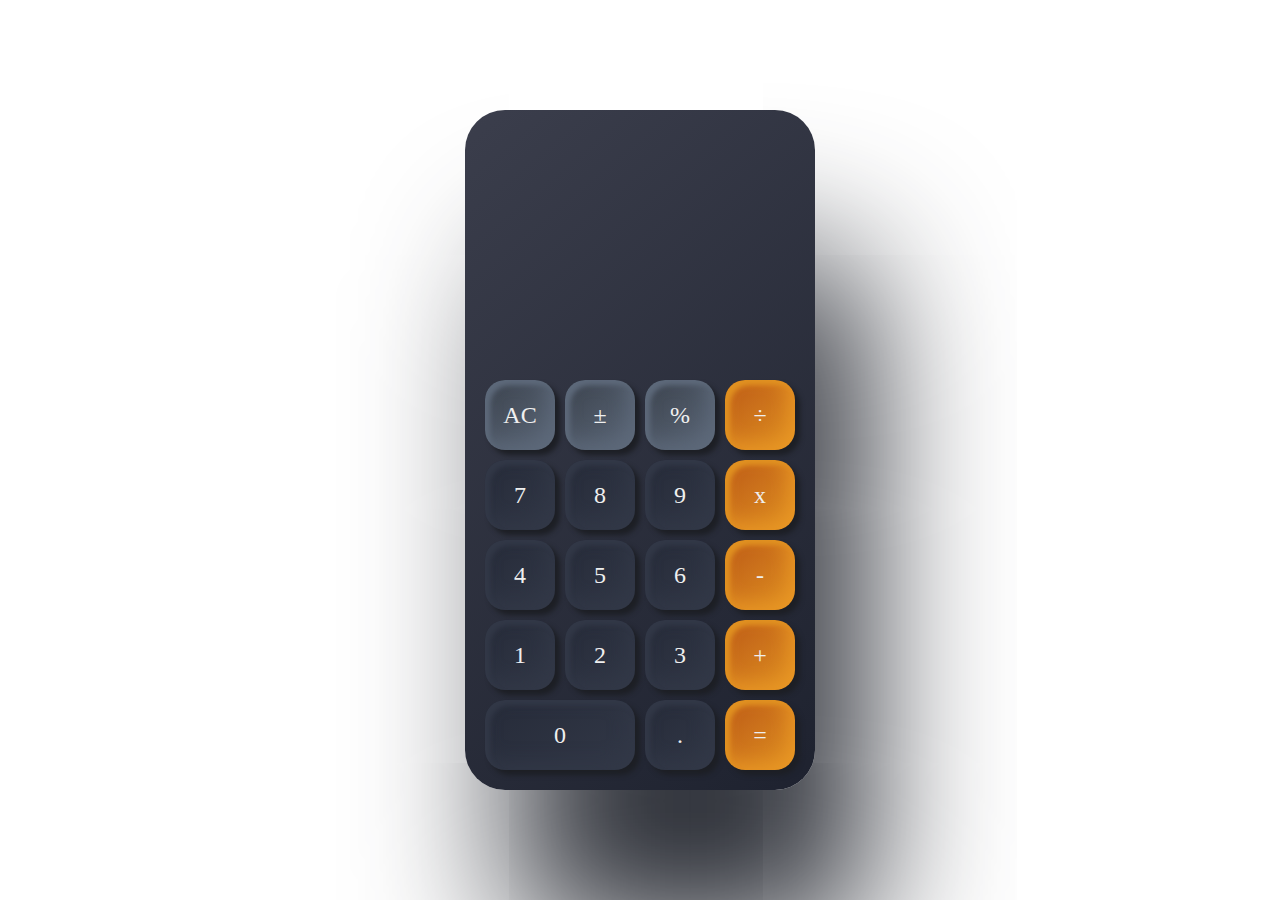
<file: calculator/index.html>
<!DOCTYPE html>
<html lang="en">
<head>
    <meta charset="UTF-8">
    <meta http-equiv="X-UA-Compatible" content="IE=edge">
    <meta name="viewport" content="width=device-width, initial-scale=1.0">
    <link rel="stylesheet" href="style.css">
    <title>Document</title>
</head>
<body>
    
    <div class="calculator">
        <div class="screen">
            <div class="last"></div>
            <div class="new"></div>
        </div>
        <div class="buttons">

            <button>AC</button>
            <button>±</button>
            <button>%</button>
            <button>÷</button>

            <button>7</button>
            <button>8</button>
            <button>9</button>
            <button>x</button>

            <button>4</button>
            <button>5</button>
            <button>6</button>
            <button>-</button>

            <button>1</button>
            <button>2</button>
            <button>3</button>
            <button>+</button>

            <button>0</button>
            <button>.</button>
            <button>=</button>
        </div>
    </div>

    <script src="app.js"></script>
</body>
</html>
</file>
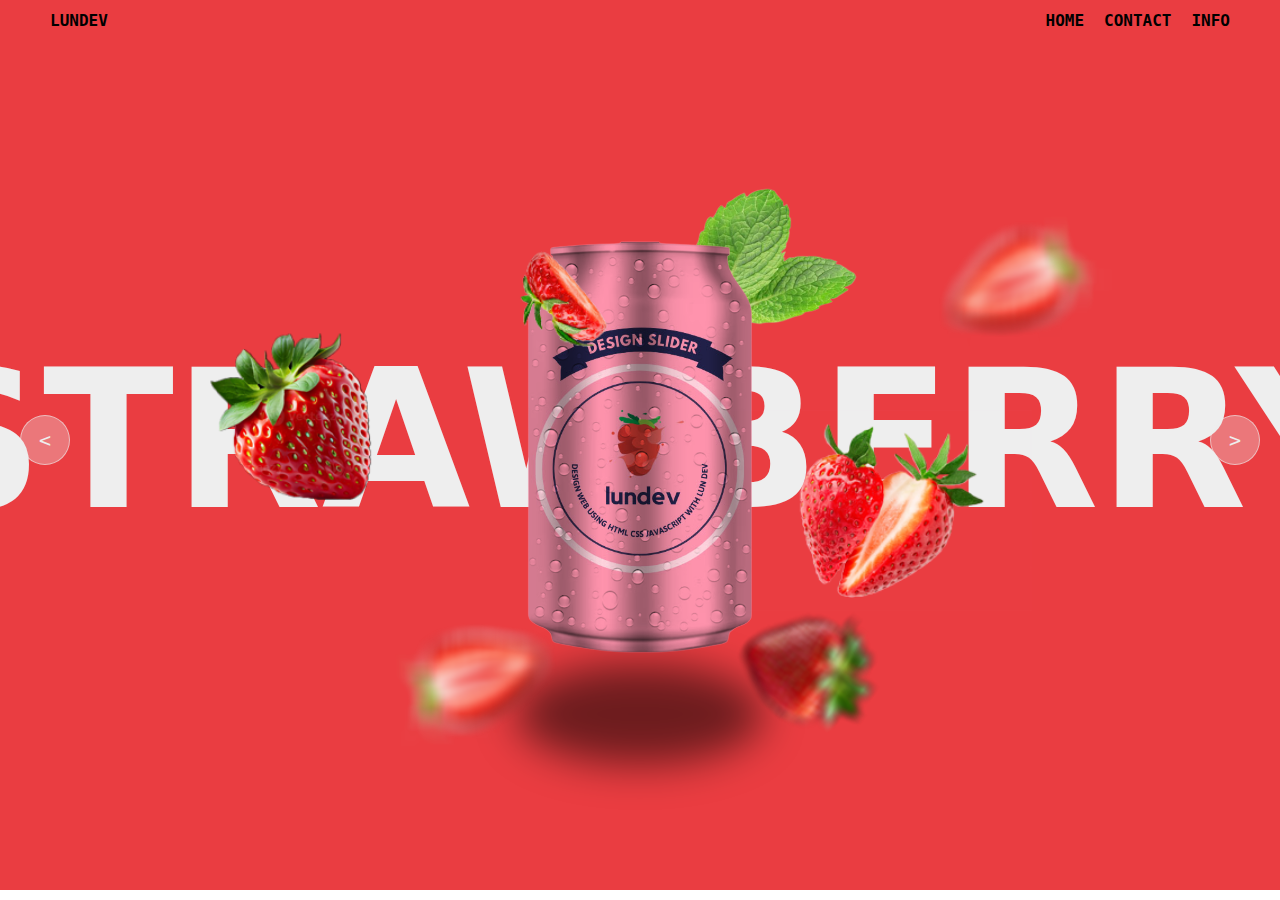
<file: carousel/index.html>
<!DOCTYPE html>
<html lang="en">
<head>
    <meta charset="UTF-8">
    <meta name="viewport" content="width=device-width, initial-scale=1.0">
    <title>Document</title>
    <link rel="stylesheet" href="style.css">
</head>
<body>


    <header>
        <div>LUNDEV</div>
        <nav>
            <ul>
                <li>HOME</li>
                <li>CONTACT</li>
                <li>INFO</li>
            </ul>
        </nav>
    </header>


    <div class="carousel">
        <div class="list">
            <div class="item active" style="--background: #EA3D41">
                <div class="content">Strawberry</div>
                <img src="img/fruit_strawberry.png" class="fruit">
            </div>
            <div class="item" style="--background: #2D5643">
                <div class="content">avocado</div>
                <img src="img/fruit_avocado.png" class="fruit">
            </div>
            <div class="item hidden" style="--background: #E7A043">
                <div class="content">orange</div>
                <img src="img/fruit_orange.png" class="fruit">
            </div>
        </div>
        <div class="leaves"></div>
        <div class="mockup"></div>
        <div class="shadow"></div>
        <div class="arrow">
            <button id="prev"><</button>
            <button id="next">></button>
        </div>
    </div>























    <script src="app.js"></script>
</body>
</html>
</file>
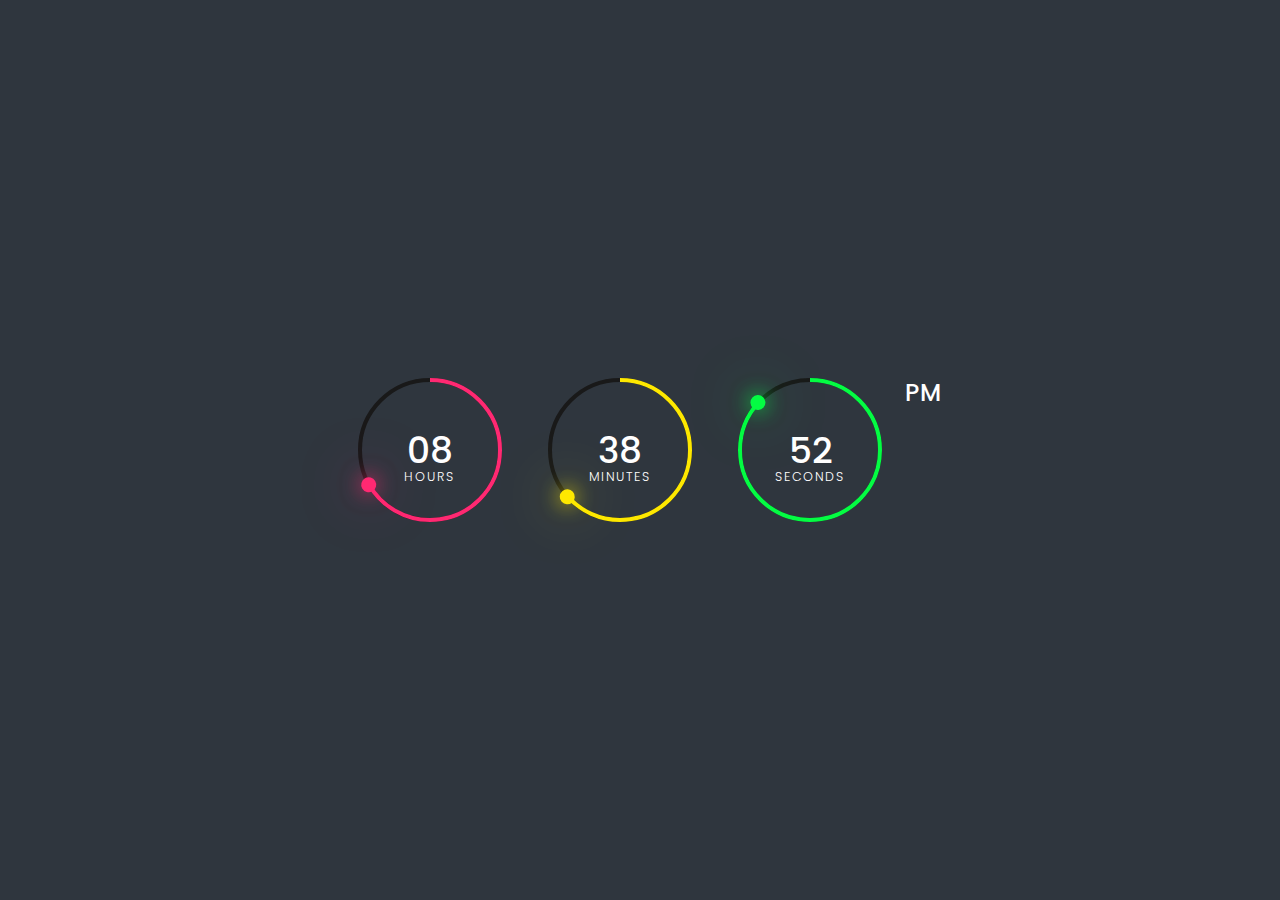
<file: clock/index.html>
<!DOCTYPE html>
<html lang="en">
  <head>
    <meta charset="utf-8">
    <title>Progress Bar Digital Clock</title>
    <link rel="stylesheet" href="style.css">
  </head>
  <body>
      <div id="time">  
          <div class="circle" style="--clr: #ff2972">  
              <div class="dots hr_dot"></div>  
              <svg>  
                <circle cx="75" cy="75" r="70"></circle>  
                <circle cx="75" cy="75" r="70" id="hh"></circle>  
              </svg>  
              <div id="hours">00</div>  
          </div>  
          <div class="circle" style="--clr: #fee800">  
              <div class="dots min_dot"></div>  
              <svg>  
                <circle cx="75" cy="75" r="70"></circle>  
                <circle cx="75" cy="75" r="70" id="mm"></circle>  
              </svg>  
              <div id="minutes">00</div>  
          </div>  
          <div class="circle" style="--clr: #04fc43">  
              <div class="dots sec_dot"></div>  
              <svg>  
                <circle cx="75" cy="75" r="70"></circle>  
                <circle cx="75" cy="75" r="70" id="ss"></circle>  
              </svg>  
              <div id="seconds">00</div>  
          </div>  
          <div class="ap">  
          <div id="ampm">AM</div>  
          </div>  
      </div>  


       <script src="script.js"></script>
  </body>
</html>
</file>
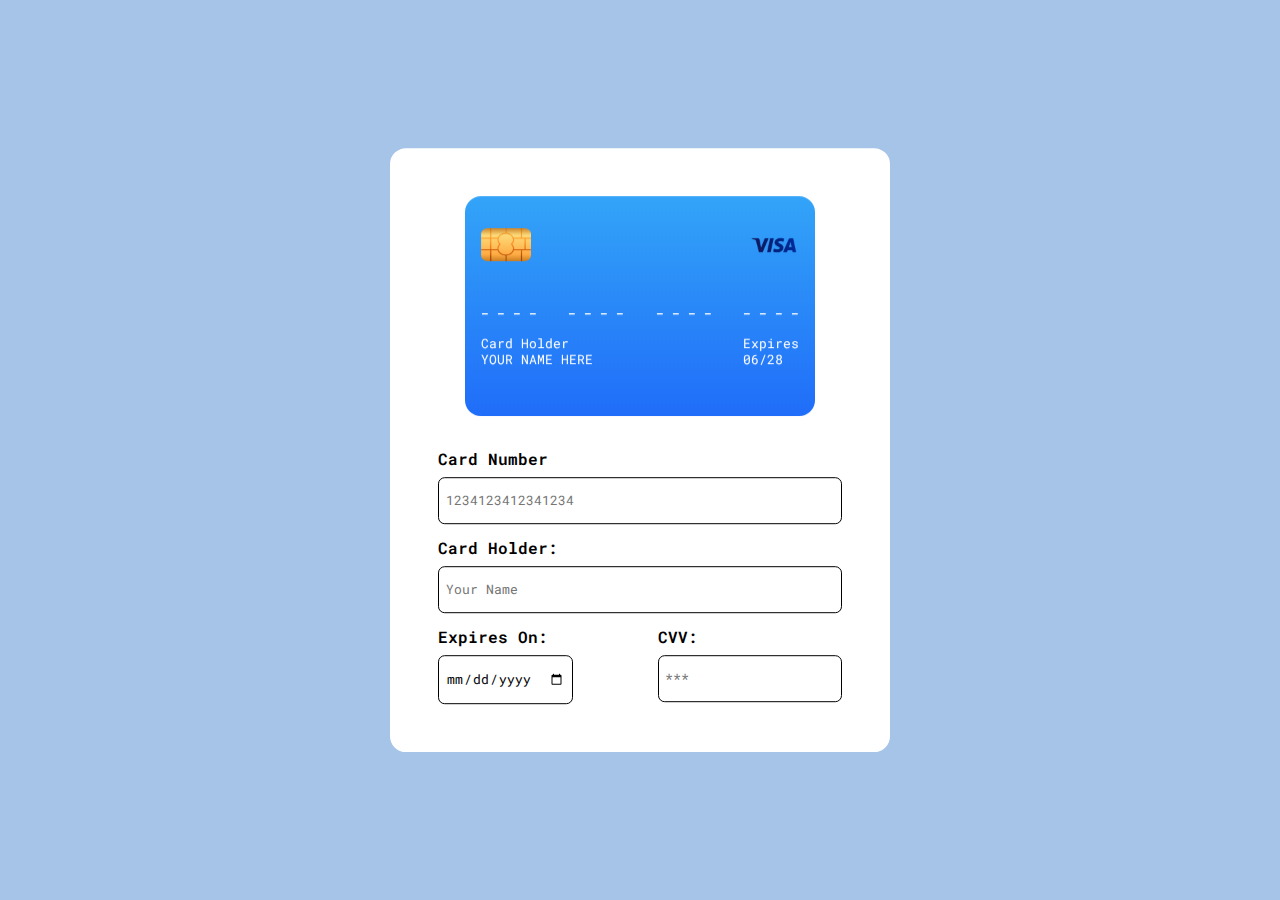
<file: creditcard/index.html>
<!DOCTYPE html>
<html lang="en">
  ​
    <meta name="viewport" content="width=device-width, initial-scale=1.0" />
    <title>Credit Card Form</title>
    <!-- Google Fonts -->
    <link href="https://fonts.googleapis.com/css2?family=Roboto+Mono:wght@400;600&display=swap" rel="stylesheet"/>
    <!-- Stylesheet -->
    <link rel="stylesheet" href="style.css" />
   
  <body>
    <div class="wrapper">
      <div class="credit-card" id="card">
        <div class="card-front">
          <div class="branding">
            <img src="chip.png" class="chip-img" />
            <img src="visa.png" class="visa-logo" />
          </div>
          <div class="card-number">
            <div>
              <span class="card-number-display">_</span>
              <span class="card-number-display">_</span>
              <span class="card-number-display">_</span>
              <span class="card-number-display">_</span>
            </div>
            <div>
              <span class="card-number-display">_</span>
              <span class="card-number-display">_</span>
              <span class="card-number-display">_</span>
              <span class="card-number-display">_</span>
            </div>
            <div>
              <span class="card-number-display">_</span>
              <span class="card-number-display">_</span>
              <span class="card-number-display">_</span>
              <span class="card-number-display">_</span>
            </div>
            <div>
              <span class="card-number-display">_</span>
              <span class="card-number-display">_</span>
              <span class="card-number-display">_</span>
              <span class="card-number-display">_</span>
            </div>
          </div>
          <div class="details">
            <div>
              <span>Card Holder</span>
              <span id="card-holder-name">Your Name Here</span>
            </div>
            <div>
              <span>Expires</span>
              <span id="validity">06/28</span>
            </div>
          </div>
        </div>
        <div class="card-back">
          <div class="black-strip"></div>
          <div class="white-strip">
            <span>CVV</span>
            <div id="cvv-display"></div>
          </div>
          <img src="visa.png" class="visa-logo" />
        </div>
      </div>
      <form>
        <label for="card-number">Card Number</label>
        <input type="number" id="card-number" placeholder="1234123412341234" />

        <label for="card-holder">Card Holder:</label>
        <input type="text" id="card-name-input" placeholder="Your Name" />

        <div class="date-cvv">
          <div>
            <label for="validity">Expires On:</label>
            <input type="date" id="validity-input" />
          </div>
          <div>
            <label for="cvv">CVV:</label>
            <input type="number" id="cvv" placeholder="***" />
          </div>
        </div>
      </form>
    </div>
    <!-- Script -->
    <script src="script.js"></script>
  </body>
</html>
</file>
<file: calculator/style.css>
body{
    background-color: var(--color-background-body);
    margin: 0;
    min-height: 100vh;
    display: flex;
    justify-content: center;
    align-items: center;
    font-family: poppins;
}
.calculator{
    background-image: 
        linear-gradient(140deg, #3B3E4C, #1E222F);
    padding: 20px;
    border-radius: 40px;
    box-shadow: 50px 150px 150px #2b2e36;
}
.calculator .screen{
    height: 200px; 
    padding-top: 50px;
    color: #bbbbbb;
    font-size: 50px;
    text-align: right;
}
.calculator .screen .new{
    color: #fff;
    font-size: 80px;
}
.calculator .buttons{
    display: grid;
    grid-template-columns: repeat(4, 70px);
    grid-template-rows: repeat(5, 70px);
    gap: 10px;
}
.calculator .buttons button{
    border-radius: 20px;
    border: none;   
    font-family: poppins;
    font-size: x-large;
    color: #efefef;
    background-image: linear-gradient(140deg, #262B39, #323847);
    box-shadow: inset 5px 5px 5px #323847,
        inset -5px -5px 20px #323847,
        5px 5px 5px #1d1f25;
}
.calculator .buttons button:nth-child(17){
    grid-column-start: 1;
    grid-column-end: 3;
}
.calculator .buttons button:nth-child(-n+3){
    background-image: linear-gradient(140deg, #3b424d, #5D697A);
    box-shadow: inset 5px 5px 5px #5D697A,
        inset -5px -5px 20px #5D697A,
        5px 5px 5px #1d1f25;
}
.calculator .buttons button:nth-child(4n),
.calculator .buttons button:nth-child(19){
    background-image: linear-gradient(140deg, #BC5A17, #E09121);
    box-shadow: inset 5px 5px 5px #E09121,
        inset -5px -5px 20px #e99725,
        5px 5px 5px #1d1f25;
}
.calculator .buttons button:active{
    box-shadow: none;
}
</file>
<file: carousel/style.css>
body{
    margin: 0;
}
header{
    display: flex;
    height: 40px;
    justify-content: space-between;
    align-items: center;
    padding: 0 50px;
    box-sizing: border-box;
    font-family: monospace;
    font-weight: bold;
    font-size: large;
    position: relative;
    z-index: 1;
}
header ul{
    padding: 0;
    margin: 0;
    list-style: none;
    display: flex;
    gap: 20px;
}

.carousel{
    width: 100vw;
    height: 100vh;
    position: relative;
    overflow: hidden;
    margin-top: -50px;
}

.list{
    width: 100%;
    height: 100%;
}

.item{
    width: 100%;
    height: 100%;
    background-color: var(--background);
    position: absolute;
    top: 0;
    left: 0;
    overflow: hidden;
    display: none;
}
.item img.fruit{
    width: 90%;
    position: absolute;
    top: 50%;
    left: 50%;
    transform: translate(-50%, -50%);
    z-index: 15;
    pointer-events: none;
}
.item .content{
    position: absolute;
    top: 50%;
    left: 50%;
    transform: translate(-50%, -50%);
    text-align: center;
    font-size: 12rem;
    color: #eee;
    font-weight: bold;
    font-family: system-ui;
    text-transform: uppercase;
    white-space: nowrap;
}
.item.active{
    display: block;
}
.item.hidden{
    display: block;
    pointer-events: none;
    background-color: transparent;
    z-index: 1;
}


#prev,
#next{
    position: absolute;
    top: 50%;
    transform: translateY(-50%);
    width: 50px;
    height: 50px;
    border-radius: 50%;
    background-color: transparent;
    border: 1px solid #eee9;
    background-color: #eee5;
    color: #eee;
    font-size: x-large;
    font-family: monospace;
    cursor: pointer;
    z-index: 15;
}
#prev{
    left: 20px;
}
#next{
    right: 20px;
}


@keyframes toActive{
    from{
        top: 100%;
        opacity: 0;
    }
}
@keyframes toOut{
    from{
        top: 50%;
        opacity: 1;
    }
}
.item.active img.fruit{
    animation: toActive 0.5s ease-in-out 1;
}
.item.hidden img.fruit{
    animation: toOut 0.8s ease-in-out 1;
    top: -100%;
    opacity: 0;
}
.item.active .content{
    animation: toActive 0.8s ease-in-out 1;
}
.item.hidden .content{
    opacity: 0;
}


.carousel.right .item.active img.fruit{
    animation: toActivePrev 0.5s ease-in-out 1;
}
.carousel.right .item.hidden img.fruit{
    animation: toOut 0.8s ease-in-out 1;
    top: 100%;
    opacity: 0;
}
.carousel.right .item.active .content{
    animation: toActivePrev 0.8s ease-in-out 1;
}


@keyframes toActivePrev{
    from{
        top: 0;
        opacity: 0;
    }
}





:root{
    --width-mockup: calc(371px / 1.5);
    --height-mockup: calc(673px / 1.5);
}

.mockup {
    position: absolute;
    top: 50%;
    left: 50%;
    --left: 0%;
    transform: translate(-50%, -50%);
    height: var(--height-mockup);
    width: var(--width-mockup);
    background: 
        url(img/mockup.png)  0 0 no-repeat, 
        url(img/listSoda.jpg) var(--left) 0;
    background-size: auto 100%;
    background-blend-mode: multiply;
    -webkit-mask-image: 
    url(img/mockup.png);
    -webkit-mask-repeat: no-repeat;
    -webkit-mask-size: auto 100%;
    transition: background 0.5s;
}

.leaves{
    position: absolute;
    width: 170px;
    height: 170px;
    background-image: url(img/leaves.png);
    background-size: 100%;
    top: calc((50% - (var(--height-mockup) / 1.7)));
    left: calc((50% + (var(--width-mockup) / 5)));
}
.shadow{
    width: var(--width-mockup);
    height: 100px;
    background-color: #0008;
    border-radius: 50%;
    position: absolute;
    top:  calc((50% + (var(--height-mockup) / 2)));
    left: 50%;
    transform: translateX(-50%);
    filter: blur(20px);
}
@media screen and (max-width: 768px) {
    .item .content{
        transform: translate(-50%, -50%) scale(.5);
    }
    .item img.fruit{
        width: 100%;
        height: 100%;
        object-fit: cover;
    }
}
</file>
<file: clock/style.css>
@import url('https://fonts.googleapis.com/css?family=Poppins:200,300,400,500,600,700,800,900&display=swap');  
* {  
    margin: 0;  
    padding: 0;  
    box-sizing: border-box;  
    font-family: 'Poppins', sans-serif;  
}  
body {  
    display: flex;  
    justify-content: center;  
    align-items: center;  
    min-height: 100vh;  
    background: #2f363e;  
}  
#time {  
    display: flex;  
    gap: 40px;  
    color: #FFF;  
}  
#time .circle {  
    position: relative;  
    width: 150px;  
    height: 150px;  
    display: flex;  
    justify-content: center;  
    align-items: center;  
}  
#time .circle svg {  
    position: relative;  
    width: 150px;  
    height: 150px;  
    transform: rotate(270deg);  
}  
#time .circle svg circle {  
 width: 100%;  
 height: 100%;  
 fill: transparent;  
 stroke: #191919;  
 stroke-width: 4;  
 /*transform: translate(5px, 5px);*/  
}  
#time .circle svg circle:nth-child(2) {  
 stroke: var(--clr);  
 stroke-dasharray: 440;  
}  
#time div {  
 position: absolute;  
 text-align: center;  
 font-weight: 500;  
 font-size: 1.5em;  
}  
#time div span {  
 position: absolute;  
 transform: translate(-50%, -10px);  
 font-size: 0.35em;  
 font-weight: 300;  
 letter-spacing: 0.1em;  
 text-transform: uppercase;  
}  
#time .ap {  
 position: relative;  
 font-size: 1em;  
 transform: translateX(-20px);  
}  
.dots {  
 position: absolute;  
 width: 100%;  
 height: 100%;  
 z-index: 10;  
 display: flex;  
 justify-content: center;  
}  
.dots::before {  
 content: '';  
 position: absolute;  
 top: -3px;  
 width: 15px;  
 height: 15px;  
 background: var(--clr);  
 border-radius: 50%;  
 box-shadow: 0 0 20px var(--clr), 0 0 60px var(--clr);  
}
</file>
<file: creditcard/style.css>
* {
  padding: 0;
  margin: 0;
  box-sizing: border-box;
  font-family: "Roboto Mono", monospace;
}
body {
  background-color: #a6c4e8;
}
.wrapper {
  position: absolute;
  transform: translate(-50%, -50%);
  top: 50%;
  left: 50%;
  background-color: #ffffff;
  width: 500px;
  padding: 3em;
  border-radius: 1em;
  perspective: 800px;
}
.credit-card {
  position: relative;
  width: 350px;
  height: 220px;
  margin: auto;
  transform-style: preserve-3d;
  transition: 0.3s;
}
.card-front,
.card-back {
  position: absolute;
  width: inherit;
  height: inherit;
  background: linear-gradient(#33a4f8, #206df9);
  border-radius: 1em;
  backface-visibility: hidden;
}
.card-front {
  padding: 2em 1em;
}
.branding {
  display: flex;
  align-items: center;
  justify-content: space-between;
}
.branding img {
  width: 50px;
  height: auto;
}
.card-back {
  position: absolute;
  transform: rotateY(180deg);
}
.card-number {
  color: #ffffff;
  font-weight: 600;
  display: flex;
  justify-content: space-between;
  font-size: 0.8em;
  margin-top: 3em;
}
.details {
  color: #ffffff;
  display: flex;
  justify-content: space-between;
  margin-top: 1.5em;
  font-size: 0.8em;
}
.details span {
  display: block;
}
.details #card-holder-name {
  text-transform: uppercase;
}
.card-back .black-strip {
  position: relative;
  background-color: #000000;
  height: 50px;
  top: 2em;
}
.card-back .white-strip {
  top: 3em;
  position: relative;
  text-align: right;
}
.card-back .white-strip span {
  margin-right: 1em;
}
.card-back .white-strip div {
  height: 30px;
  background-color: #ffffff;
  margin-top: 0.5em;
}
.card-back .visa-logo {
  position: absolute;
  width: 50px;
  margin-top: 4em;
  right: 1em;
}
form {
  margin-top: 2em;
}
label,
input {
  display: block;
}
label {
  margin-bottom: 0.5em;
  font-weight: 600;
}

label {
  margin-bottom: 0.5em;
  font-weight: 600;
}
input {
  width: 100%;
  border: 1px solid #000000;
  padding: 1em 0.5em;
  border-radius: 0.5em;
}
input:not(:last-child) {
  margin-bottom: 1em;
}
form .date-cvv {
  display: flex;
  justify-content: space-between;
}
</file>
